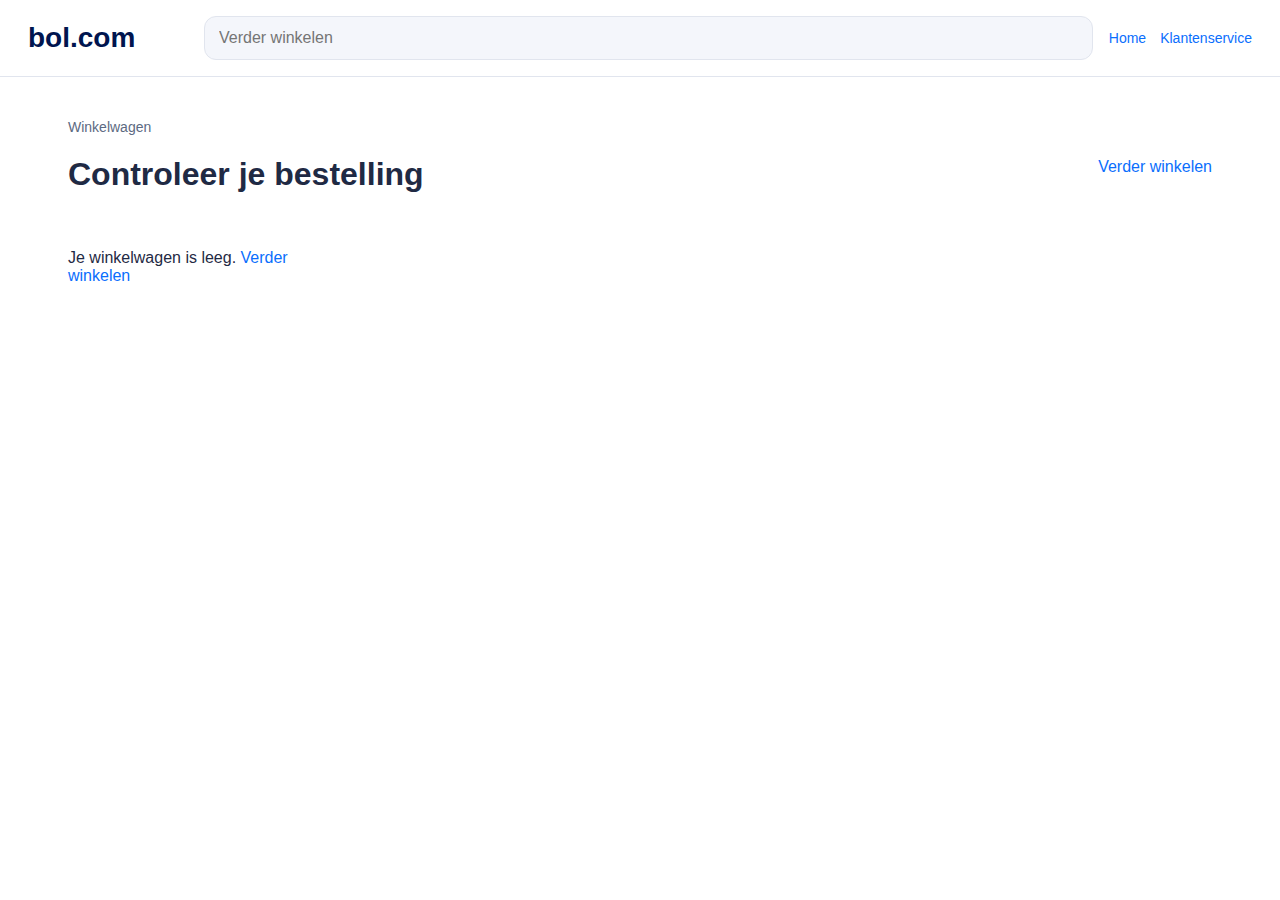
<file: cart.html>
<!DOCTYPE html>
<html lang="en">
<head>
  <meta charset="UTF-8" />
  <meta name="viewport" content="width=device-width, initial-scale=1.0" />
  <title>Winkelwagen | bol.com demo</title>
  <link rel="stylesheet" href="styles.css" />
</head>
<body>
  <header class="topbar">
    <div class="logo">bol.com</div>
    <div class="search">
      <input id="searchInput" type="search" placeholder="Verder winkelen" />
      <div id="searchSuggestions" class="suggestions"></div>
    </div>
    <nav class="top-actions">
      <a href="index.html">Home</a>
      <a href="klantenservice.html">Klantenservice</a>
    </nav>
  </header>

  <main>
    <div class="page-header">
      <div>
        <div class="breadcrumbs">Winkelwagen</div>
        <h1>Controleer je bestelling</h1>
      </div>
      <a class="link" href="index.html">Verder winkelen</a>
    </div>

    <div class="layout">
      <section id="cartList"></section>
      <aside id="cartSummary"></aside>
    </div>
  </main>

  <div id="miniCart" class="mini-cart"></div>
  <div id="toast" class="toast" aria-live="polite"></div>

  <script src="data.js"></script>
  <script src="scripts.js"></script>
</body>
</html>
</file>
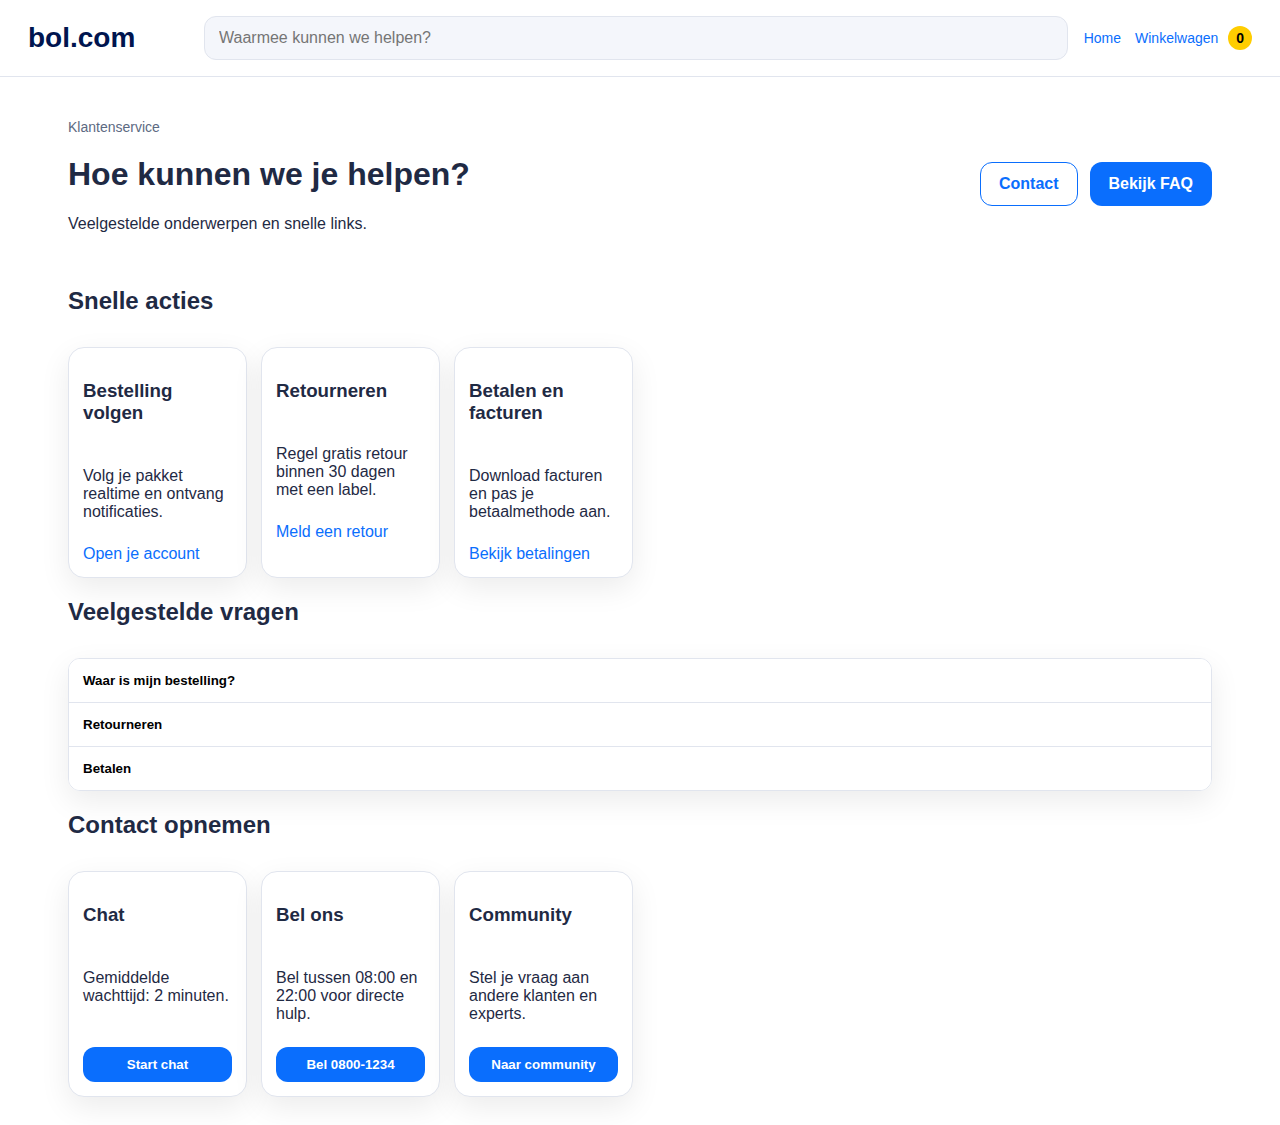
<file: klantenservice.html>
<!DOCTYPE html>
<html lang="en">
<head>
  <meta charset="UTF-8" />
  <meta name="viewport" content="width=device-width, initial-scale=1.0" />
  <title>Klantenservice | bol.com demo</title>
  <link rel="stylesheet" href="styles.css" />
</head>
<body>
  <header class="topbar">
    <div class="logo">bol.com</div>
    <div class="search">
      <input id="searchInput" type="search" placeholder="Waarmee kunnen we helpen?" />
      <div id="searchSuggestions" class="suggestions"></div>
    </div>
    <nav class="top-actions">
      <a href="index.html">Home</a>
      <a href="cart.html" class="cart-link">Winkelwagen <span id="cartCount" class="badge">0</span></a>
    </nav>
  </header>

  <main>
    <div class="page-header">
      <div>
        <div class="breadcrumbs">Klantenservice</div>
        <h1>Hoe kunnen we je helpen?</h1>
        <p>Veelgestelde onderwerpen en snelle links.</p>
      </div>
      <div class="hero-actions">
        <a class="button ghost" href="#contact">Contact</a>
        <a class="button primary" href="#faqAccordion">Bekijk FAQ</a>
      </div>
    </div>

    <section class="grid">
      <header class="section-header">
        <h2>Snelle acties</h2>
      </header>
      <div class="card-grid">
        <article class="card">
          <h3>Bestelling volgen</h3>
          <p>Volg je pakket realtime en ontvang notificaties.</p>
          <a class="link" href="#">Open je account</a>
        </article>
        <article class="card">
          <h3 id="retour">Retourneren</h3>
          <p>Regel gratis retour binnen 30 dagen met een label.</p>
          <a class="link" href="#">Meld een retour</a>
        </article>
        <article class="card">
          <h3>Betalen en facturen</h3>
          <p>Download facturen en pas je betaalmethode aan.</p>
          <a class="link" href="#">Bekijk betalingen</a>
        </article>
      </div>
    </section>

    <section>
      <header class="section-header">
        <h2>Veelgestelde vragen</h2>
      </header>
      <div id="faqAccordion" class="accordion"></div>
    </section>

    <section id="contact" class="grid">
      <header class="section-header">
        <h2>Contact opnemen</h2>
      </header>
      <div class="card-grid">
        <article class="card">
          <h3>Chat</h3>
          <p>Gemiddelde wachttijd: 2 minuten.</p>
          <button class="add-btn">Start chat</button>
        </article>
        <article class="card">
          <h3>Bel ons</h3>
          <p>Bel tussen 08:00 en 22:00 voor directe hulp.</p>
          <button class="add-btn">Bel 0800-1234</button>
        </article>
        <article class="card">
          <h3>Community</h3>
          <p>Stel je vraag aan andere klanten en experts.</p>
          <button class="add-btn">Naar community</button>
        </article>
      </div>
    </section>
  </main>

  <div id="miniCart" class="mini-cart"></div>
  <div id="toast" class="toast" aria-live="polite"></div>

  <script src="data.js"></script>
  <script src="scripts.js"></script>
</body>
</html>
</file>
<file: styles.css>
:root {
  --bol-blue: #0a6efd;
  --bol-dark: #00154f;
  --bol-light: #f4f6fb;
  --bol-border: #e1e5ee;
  --bol-text: #1f2a44;
  --radius: 14px;
  --shadow: 0 10px 30px rgba(0, 0, 0, 0.08);
  font-family: 'Source Sans 3', 'Helvetica Neue', Arial, sans-serif;
}

* {
  box-sizing: border-box;
}

body {
  margin: 0;
  background: #fff;
  color: var(--bol-text);
}

a {
  color: var(--bol-blue);
  text-decoration: none;
}

a:hover {
  text-decoration: underline;
}

.topbar {
  display: grid;
  grid-template-columns: 160px 1fr auto;
  align-items: center;
  gap: 1rem;
  padding: 16px 28px;
  border-bottom: 1px solid var(--bol-border);
  position: sticky;
  top: 0;
  background: #fff;
  z-index: 4;
}

.logo {
  font-size: 28px;
  font-weight: 800;
  color: var(--bol-dark);
}

.search {
  position: relative;
}

.search input {
  width: 100%;
  padding: 12px 14px;
  border-radius: 12px;
  border: 1px solid var(--bol-border);
  background: var(--bol-light);
  font-size: 16px;
}

.suggestions {
  display: none;
  position: absolute;
  top: 110%;
  left: 0;
  right: 0;
  background: #fff;
  border: 1px solid var(--bol-border);
  border-radius: 12px;
  box-shadow: var(--shadow);
  overflow: hidden;
}

.suggestions.visible {
  display: block;
}

.suggestions button {
  display: block;
  width: 100%;
  padding: 12px 14px;
  text-align: left;
  background: #fff;
  border: none;
  font-size: 15px;
  cursor: pointer;
}

.suggestions button:hover {
  background: var(--bol-light);
}

.top-actions {
  display: flex;
  align-items: center;
  gap: 14px;
  font-size: 14px;
}

.cta {
  padding: 10px 14px;
  background: var(--bol-blue);
  color: #fff;
  border-radius: 10px;
  font-weight: 700;
}

.cta:hover {
  text-decoration: none;
  box-shadow: 0 8px 16px rgba(10, 110, 253, 0.2);
}

.badge {
  background: #ffcd00;
  color: #000;
  border-radius: 100px;
  padding: 4px 8px;
  font-weight: 800;
  margin-left: 6px;
}

.category-bar {
  display: flex;
  gap: 16px;
  padding: 12px 28px;
  background: var(--bol-light);
  border-bottom: 1px solid var(--bol-border);
  overflow-x: auto;
}

main {
  padding: 28px;
  max-width: 1200px;
  margin: 0 auto;
}

.hero {
  display: grid;
  grid-template-columns: 1.1fr 0.9fr;
  gap: 22px;
  padding: 32px;
  background: linear-gradient(120deg, #e8f0ff, #f9fbff);
  border-radius: 24px;
  box-shadow: var(--shadow);
  position: relative;
  overflow: hidden;
}

.hero-text h1 {
  font-size: 36px;
  margin: 4px 0 12px;
}

.hero-text p {
  margin: 0 0 16px;
  color: #34435e;
}

.hero-visual img {
  width: 100%;
  border-radius: 18px;
}

.hero-bubble {
  position: absolute;
  right: 20px;
  bottom: 24px;
  background: #fff;
  padding: 10px 14px;
  border-radius: 12px;
  box-shadow: 0 6px 20px rgba(0, 0, 0, 0.12);
  font-weight: 700;
}

.eyebrow {
  text-transform: uppercase;
  letter-spacing: 1px;
  font-weight: 800;
  color: var(--bol-blue);
}

.hero-actions {
  display: flex;
  gap: 12px;
  flex-wrap: wrap;
}

.button {
  display: inline-block;
  padding: 12px 18px;
  border-radius: 12px;
  font-weight: 700;
  border: 1px solid transparent;
}

.button.primary {
  background: var(--bol-blue);
  color: #fff;
}

.button.ghost {
  border-color: var(--bol-blue);
  color: var(--bol-blue);
  background: #fff;
}

.section-header {
  display: flex;
  align-items: center;
  justify-content: space-between;
  margin-bottom: 12px;
}

.card-grid {
  display: grid;
  grid-template-columns: repeat(auto-fill, minmax(170px, 1fr));
  gap: 14px;
}

.card {
  background: #fff;
  border: 1px solid var(--bol-border);
  border-radius: 16px;
  padding: 14px;
  box-shadow: var(--shadow);
  display: flex;
  flex-direction: column;
  gap: 8px;
  transition: transform 0.2s ease, box-shadow 0.2s ease;
}

.card:hover {
  transform: translateY(-4px);
  box-shadow: 0 12px 24px rgba(0, 0, 0, 0.12);
}

.card img {
  width: 100%;
  height: 120px;
  object-fit: cover;
  border-radius: 12px;
}

.product-grid {
  display: grid;
  grid-template-columns: repeat(auto-fill, minmax(220px, 1fr));
  gap: 14px;
}

.product-card {
  border: 1px solid var(--bol-border);
  border-radius: 16px;
  background: #fff;
  padding: 14px;
  display: flex;
  flex-direction: column;
  gap: 8px;
  box-shadow: var(--shadow);
  position: relative;
}

.product-card img {
  width: 100%;
  height: 160px;
  object-fit: cover;
  border-radius: 12px;
}

.price {
  font-size: 20px;
  font-weight: 800;
  color: var(--bol-dark);
}

.tag {
  display: inline-block;
  padding: 6px 10px;
  background: #e9f2ff;
  color: var(--bol-blue);
  border-radius: 999px;
  font-weight: 700;
  font-size: 12px;
}

.add-btn {
  margin-top: auto;
  background: var(--bol-blue);
  color: #fff;
  border: none;
  padding: 10px 12px;
  border-radius: 12px;
  cursor: pointer;
  font-weight: 700;
}

.banner {
  margin: 38px 0;
  padding: 24px;
  background: linear-gradient(90deg, #0a6efd, #0d3b8a);
  border-radius: 18px;
  color: #fff;
  display: grid;
  grid-template-columns: 1fr auto;
  align-items: center;
  gap: 24px;
}

.banner img {
  width: 260px;
  border-radius: 16px;
  box-shadow: var(--shadow);
}

.footer {
  background: var(--bol-dark);
  color: #dfe6ff;
  padding: 40px 28px 24px;
  margin-top: 48px;
}

.footer-grid {
  display: grid;
  grid-template-columns: repeat(auto-fit, minmax(200px, 1fr));
  gap: 16px;
  margin-bottom: 24px;
}

.footer h4 {
  margin: 0 0 12px;
  color: #fff;
}

.footer ul {
  list-style: none;
  padding: 0;
  margin: 0;
  display: grid;
  gap: 8px;
}

.footer a {
  color: #dfe6ff;
}

.newsletter {
  display: flex;
  gap: 8px;
}

.newsletter input {
  flex: 1;
  padding: 10px;
  border-radius: 10px;
  border: none;
}

.newsletter button {
  padding: 10px 12px;
  border-radius: 10px;
  border: none;
  background: #ffcd00;
  font-weight: 800;
  cursor: pointer;
}

.legal {
  font-size: 13px;
  text-align: center;
  opacity: 0.8;
}

.page-header {
  display: flex;
  justify-content: space-between;
  align-items: center;
  margin: 14px 0 18px;
}

.breadcrumbs {
  font-size: 14px;
  color: #5c6a82;
}

.layout {
  display: grid;
  grid-template-columns: 260px 1fr;
  gap: 18px;
}

.filter-card {
  padding: 16px;
  border: 1px solid var(--bol-border);
  border-radius: 14px;
  background: #fff;
  box-shadow: var(--shadow);
}

.filter-card h3 {
  margin-top: 0;
}

.accordion {
  border: 1px solid var(--bol-border);
  border-radius: 12px;
  overflow: hidden;
  box-shadow: var(--shadow);
}

.accordion-item + .accordion-item {
  border-top: 1px solid var(--bol-border);
}

.accordion button {
  width: 100%;
  padding: 14px;
  text-align: left;
  background: #fff;
  border: none;
  font-weight: 700;
  cursor: pointer;
}

.accordion .panel {
  display: none;
  padding: 0 14px 14px;
  color: #4b5a73;
}

.accordion .panel.open {
  display: block;
}

.cart-line {
  display: grid;
  grid-template-columns: 1fr 120px 120px 40px;
  gap: 12px;
  align-items: center;
  padding: 12px 0;
  border-bottom: 1px solid var(--bol-border);
}

.cart-line img {
  width: 70px;
  border-radius: 10px;
}

.chip {
  padding: 8px 10px;
  border-radius: 10px;
  background: var(--bol-light);
  display: inline-block;
  margin: 4px 6px 4px 0;
  font-weight: 700;
}

.mini-cart {
  position: fixed;
  top: 90px;
  right: 24px;
  width: 320px;
  background: #fff;
  border: 1px solid var(--bol-border);
  border-radius: 14px;
  box-shadow: var(--shadow);
  padding: 14px;
  display: none;
  z-index: 5;
}

.mini-cart.visible {
  display: block;
}

.mini-cart ul {
  list-style: none;
  padding: 0;
  margin: 0;
  display: grid;
  gap: 8px;
}

.mini-cart li {
  display: flex;
  justify-content: space-between;
  font-size: 14px;
}

.toast {
  position: fixed;
  bottom: 20px;
  left: 50%;
  transform: translateX(-50%);
  background: #111827;
  color: #fff;
  padding: 12px 16px;
  border-radius: 12px;
  opacity: 0;
  transition: opacity 0.2s ease;
}

.toast.visible {
  opacity: 1;
}

@media (max-width: 960px) {
  .topbar {
    grid-template-columns: 1fr;
    grid-template-rows: auto auto auto;
    gap: 10px;
  }
  .hero {
    grid-template-columns: 1fr;
  }
  .layout {
    grid-template-columns: 1fr;
  }
  main {
    padding: 20px;
  }
}
</file>
